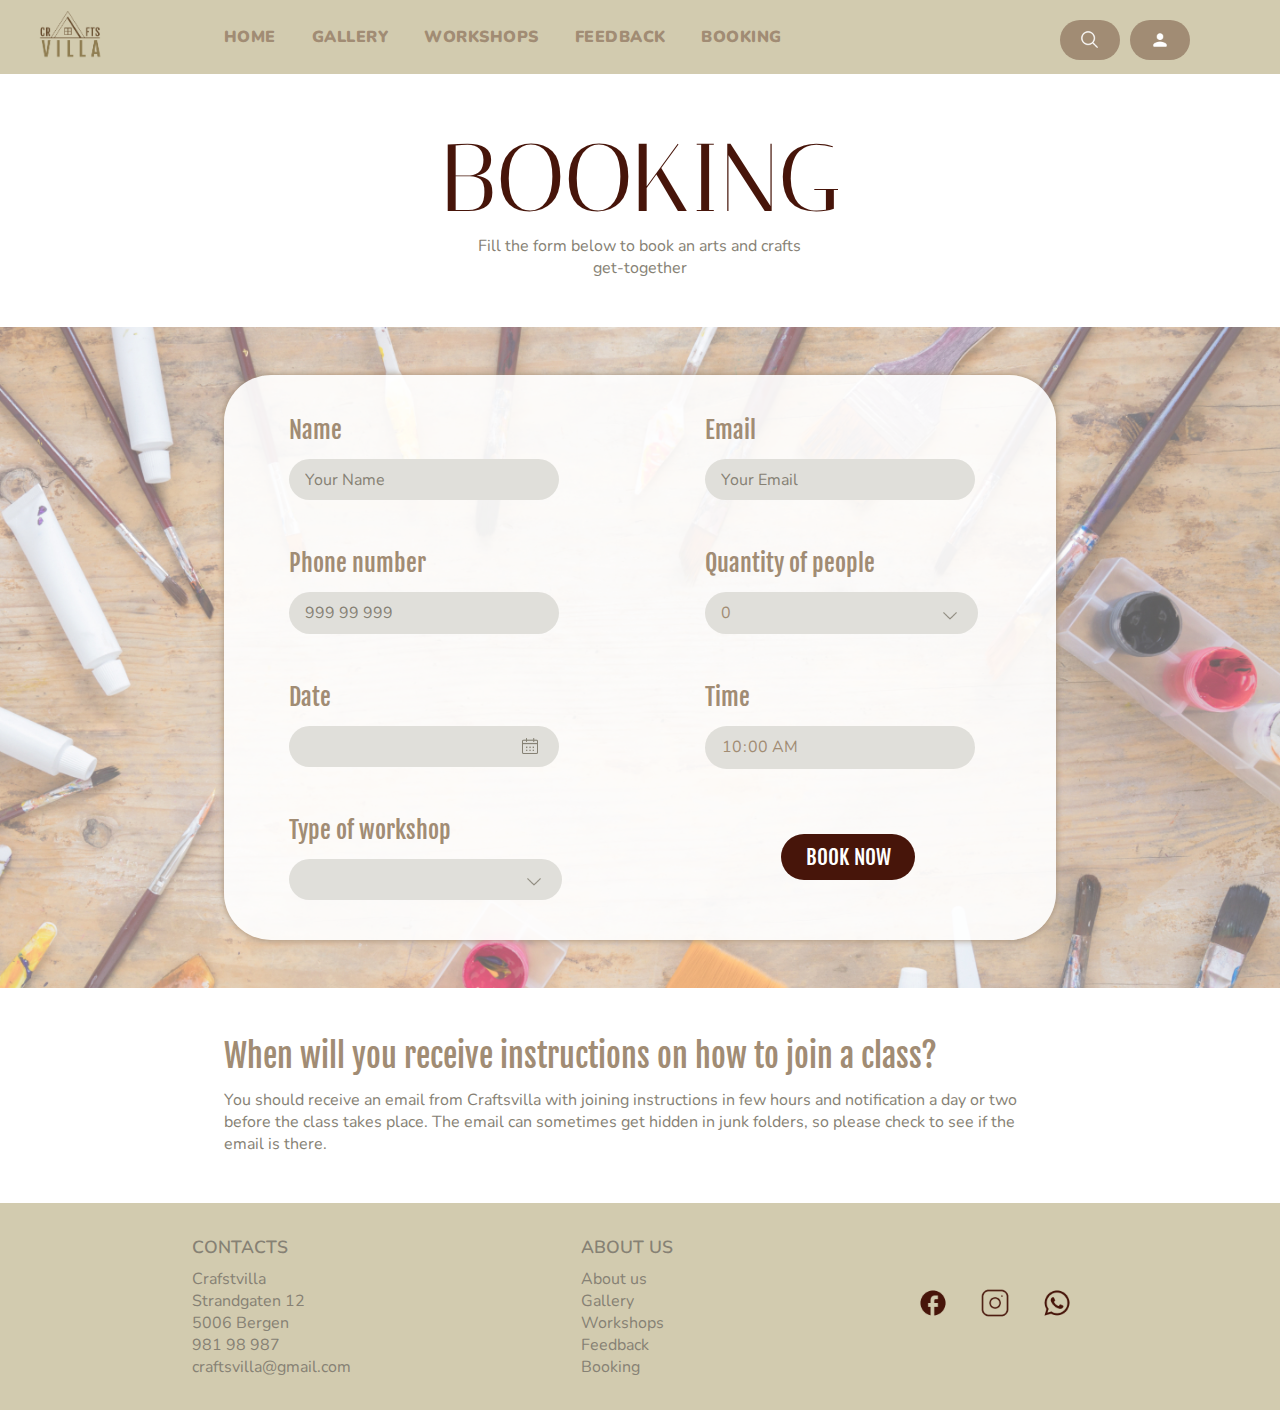
<file: booking.html>
<!DOCTYPE html>
<html lang="en">
  <head>
    <meta charset="UTF-8" />
    <meta name="viewport" content="width=device-width, initial-scale=1.0" />
    <!-- --- Google fonts ---  -->
    <link rel="preconnect" href="https://fonts.googleapis.com" />
    <link rel="preconnect" href="https://fonts.gstatic.com" crossorigin />
    <link
      href="https://fonts.googleapis.com/css2?family=Fjalla+One&family=Italiana&family=Nunito:wght@400;500;600;700&display=swap"
      rel="stylesheet"
    />
    <link rel="stylesheet" href="./css/booking.css" />
    <title>Booking</title>
    <link rel="icon" type="image/x-icon" href="./Images/favicon.png" />
  </head>
  <body>
    <nav>
      <!-- --- Company logo --- -->
      <div class="logo">
        <img
          src="./Images/logo-color-2.png"
          alt="Company logo featuring a tent and the name"
        />
      </div>
      <!-- --- Nav bar navigation links --- -->
      <ul class="nav-items">
        <li class="home"><a href="index.html">Home</a></li>
        <li class="gallery"><a href="Gallery.html">Gallery</a></li>
        <li class="kits"><a href="kits.html">Workshops</a></li>
        <li class="feedback"><a href="feedback.html">Feedback</a></li>
        <li class="booking"><a href="booking.html">Booking</a></li>
      </ul>
      <!-- --- Nav bar search field and contact us link --- -->
      <div class="nav-button">
        <div class="nav-search">
          <img src="./Images/search.png" alt="Search icon" />
        </div>
        <div class="nav-contact">
          <img src="./Images/logginn.png" alt="Log in icon" />
        </div>
      </div>
    </nav>
    <!-- --- HEADER --- -->
    <header>
      <div class="title-container">
        <h1>Booking</h1>
        <p>Fill the form below to book an arts and crafts get-together</p>
      </div>
    </header>
    <!-- --- BOOK FORM SECTION --- -->
    <section class="form-section">
      <div class="form-back">
        <div class="form-container">
          <!-- --- FIRST COLLUMN IN FORM --- -->
          <div class="form-col">
            <div class="row label-1">
              <label for="">Name</label><br />
              <input type="text" placeholder="Your Name" />
            </div>
            <div class="row label-2">
              <label for="">Phone number</label><br />
              <input type="tel" placeholder="999 99 999" />
            </div>
            <div class="row label-3">
              <label for="">Date</label><br />
              <input type="date" />
            </div>
            <div class="row label-4">
              <label for="">Type of workshop</label><br />
              <select name="" id="">
                <option value="" disabled selected></option>
                <option value="">Painting</option>
                <option value="">Glass painting</option>
                <option value="">Jewellery making</option>
                <option value="">Candle making</option>
                <option value="">Origami</option>
                <option value="">Scrapbooking</option>
                <option value="">Soap making</option>
              </select>
            </div>
          </div>
          <!-- --- SECOND COLLUMN IN FORM --- -->
          <div class="form-col">
            <div class="row label-5">
              <label for="">Email</label><br />
              <input type="email" placeholder="Your Email" />
            </div>
            <div class="row label-6">
              <label for="">Quantity of people</label><br />
              <select>
                <option value="" disabled selected>0</option>
                <option value="">1</option>
                <option value="">2</option>
                <option value="">3</option>
                <option value="">4</option>
                <option value="">5</option>
                <option value="">6</option>
                <option value="">7</option>
                <option value="">8</option>
                <option value="">9</option>
                <option value="">10</option>
              </select>
            </div>
            <div class="row label-7">
              <label for="">Time</label><br />
              <input type="time" value="10:00" />
            </div>
            <div class="row label-8">
              <a href="">Book now</a>
            </div>
          </div>
        </div>
      </div>
    </section>
    <!-- --- INFO SECTION --- -->
    <section class="info">
      <div class="info-container">
        <h2>When will you receive instructions on how to join a class?</h2>
        <p>
          You should receive an email from Craftsvilla with joining instructions
          in few hours and notification a day or two before the class takes
          place. The email can sometimes get hidden in junk folders, so please
          check to see if the email is there.
        </p>
      </div>
    </section>
    <!-- --- FOOTER --- -->
    <footer>
      <div class="footer-container">
        <div class="col-1">
          <div class="col-title">
            <p>Contacts</p>
          </div>
          <ul>
            <li>Crafstvilla</li>
            <li>Strandgaten 12</li>
            <li>5006 Bergen</li>
            <li>981 98 987</li>
            <li>craftsvilla@gmail.com</li>
          </ul>
        </div>
        <!-- --- Footer navigation links --- -->
        <div class="col-2">
          <div class="col-title">
            <p>About us</p>
          </div>
          <ul>
            <li><a href="index.html">About us</a></li>
            <li><a href="Gallery.html">Gallery</a></li>
            <li><a href="kits.html">Workshops</a></li>
            <li><a href="feedback.html">Feedback</a></li>
            <li><a href="booking.html">Booking</a></li>
          </ul>
        </div>
        <!-- --- SoMe links --- -->
        <div class="col-3">
          <div class="fbook">
            <img src="./Images/facebook-icon.png" alt="Facebook icon" />
          </div>
          <div class="insta">
            <img src="./Images/insta-icon.png" alt="Instagram icon" />
          </div>
          <div class="whatsapp">
            <img src="./Images/WA-icon.png" alt="Whatsapp icon" />
          </div>
        </div>
      </div>
    </footer>
  </body>
</html>
</file>
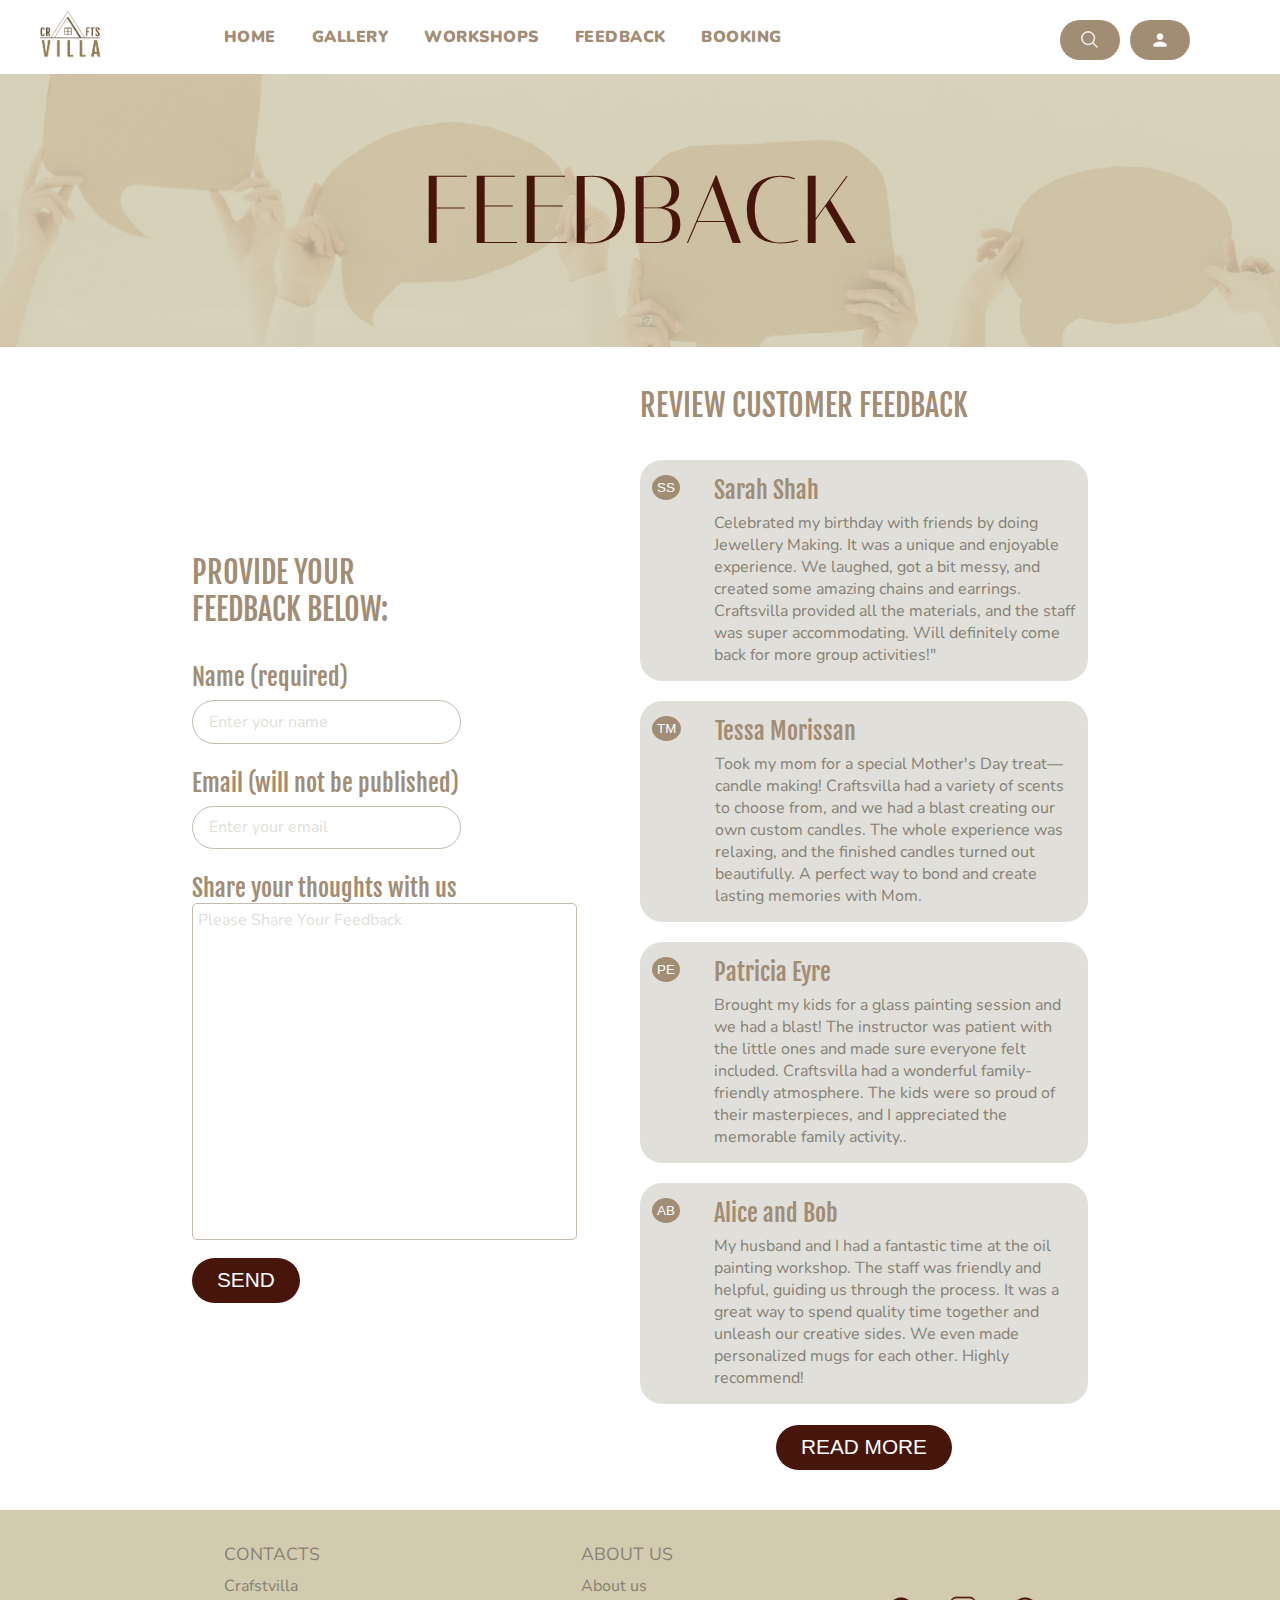
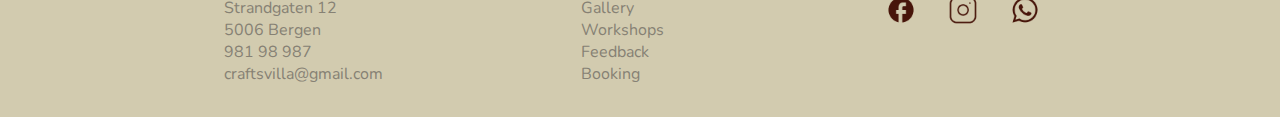
<file: feedback.html>
<!DOCTYPE html>
<html lang="en">

<head>
  <meta charset="UTF-8" />
  <meta name="viewport" content="width=device-width, initial-scale=1.0" />
  <!-- --- Google font 400 ---  -->
  <link rel="preconnect" href="https://fonts.googleapis.com" />
  <link rel="preconnect" href="https://fonts.gstatic.com" crossorigin />
  <link
    href="https://fonts.googleapis.com/css2?family=Fjalla+One&family=Italiana&family=Nunito:wght@400;500;600;700&display=swap"
    rel="stylesheet" />
  <link rel="stylesheet" href="./css/feedback.css" />
  <title>Feedback</title>
  <link rel="icon" type="image/x-icon" href="./Images/favicon.png" />
</head>

  <body>
    <!-- --- Navigation bar with logo, links to all pages, search and contact us --- -->
    <nav>
      <!-- --- Company logo --- -->
      <div class="logo">
        <img src="./Images/logo-color-2.png" alt="Company logo featuring a tent and the name" />
      </div>
      <!-- --- Company logo --- -->
      <!-- --- Nav bar navigation links --- -->
      <ul class="nav-items">
        <li class="home"><a href="index.html">HOME</a></li>
        <li class="gallery"><a href="gallery.html">GALLERY</a></li>
        <li class="kits"><a href="kits.html">Workshops</a></li>
        <li class="feedback"><a href="feedback.html">FEEDBACK</a></li>
        <li class="booking"><a href="booking.html">BOOKING</a></li>
      </ul>
      <!-- --- Nav bar search field and contact us link --- -->
      <div class="nav-button">
        <div class="nav-search">
          <img src="./Images/search.png" alt="Search icon" />
        </div>
        <div class="nav-contact">
          <img src="./Images/logginn.png" alt="Log in icon" />
        </div>
      </div>
    </nav>

  <!-- --- Header with title, and sometimes text and image --- -->
  <header>
    <div class="header-section">
      <div class="header-title">
        <h1>FEEDBACK</h1>
      </div>
    </div>
    <!-- --- Header text and image is not on all pages, comment out if not needed (don't delete) --- -->
    <!-- <div class="header-img"></div> -->
  </header>

    <!-- --- Content for various pages --- -->
    <section class="page-content">
      <!-- --- Container for feedback --- -->
      <div class="content-container" id="form-to-fill">
        <h2 class="title-form">PROVIDE YOUR FEEDBACK BELOW:</h2>
        <br />
        <div class="submit-feedback">
          <form action="/submit" method="">
            <div class="label1">
              <label for="name">Name (required)</label><br />
              <input
                type="text"
                id="name"
                name="name"
                placeholder="Enter your name"
                required
              /><br />
            </div>
            <div class="label1">
              <label for="email">Email (will not be published)</label><br />
              <input
                type="email"
                id="email"
                name="email"
                placeholder="Enter your email"
                required
              /><br />
            </div>
            <div class="label1">
              <label for="feedback">Share your thoughts with us</label><br />
              <textarea
                id="feedback"
                name="feedback"
                cols="40"
                rows="15"
                placeholder="Please Share Your Feedback"
                required
              ></textarea>
            </div>
            <div class="send-button">
              <button class="btn">SEND</button>
            </div>
          </form>
        </div>
      </div>

    <!-- --- Container for reviews --- -->

      <div class="content-container">
        <h2 class="title-review">REVIEW CUSTOMER FEEDBACK</h2>
        <div class="review-container">
          <!----------Review1--------->
          <div class="circle-container">
            <button type="button">SS</button>
          </div>

        <div class="text-container">
          <h2>Sarah Shah</h2>
          <p>
            Celebrated my birthday with friends by doing Jewellery Making. It
            was a unique and enjoyable experience. We laughed, got a bit
            messy, and created some amazing chains and earrings. Craftsvilla
            provided all the materials, and the staff was super accommodating.
            Will definitely come back for more group activities!"
          </p>
        </div>
      </div>
      <!----------Review2--------->
      <div class="review-container">
        <div class="circle-container">
          <button type="button">TM</button>
        </div>
        <div class="text-container">
          <h2>Tessa Morissan</h2>
          <p>
            Took my mom for a special Mother's Day treat—candle making!
            Craftsvilla had a variety of scents to choose from, and we had a
            blast creating our own custom candles. The whole experience was
            relaxing, and the finished candles turned out beautifully. A
            perfect way to bond and create lasting memories with Mom.
          </p>
        </div>
      </div>
      <!----------Review3--------->
      <div class="review-container">
        <div class="circle-container">
          <button type="button">PE</button>
        </div>
        <div class="text-container">
          <h2>Patricia Eyre</h2>
          <p>
            Brought my kids for a glass painting session and we had a blast!
            The instructor was patient with the little ones and made sure
            everyone felt included. Craftsvilla had a wonderful
            family-friendly atmosphere. The kids were so proud of their
            masterpieces, and I appreciated the memorable family activity..
          </p>
        </div>
      </div>
      <!----------Review4--------->
      <div class="review-container">
        <div class="circle-container">
          <button type="button">AB</button>
        </div>
        <div class="text-container">
          <h2>Alice and Bob</h2>
          <p>
            My husband and I had a fantastic time at the oil painting
            workshop. The staff was friendly and helpful, guiding us through
            the process. It was a great way to spend quality time together and
            unleash our creative sides. We even made personalized mugs for
            each other. Highly recommend!
          </p>
        </div>
      </div>
      <div class="readmore-button">
        <button class="btn2">READ MORE</button>
      </div>
    </div>
  </section>
  <!-- --- Footer with navigation and links to SoMe --- -->
  <footer>
    <div class="footer-container">
      <div class="col-1">
        <div class="col-title">
          <p>Contacts</p>
        </div>
        <ul>
          <li>Crafstvilla</li>
          <li>Strandgaten 12</li>
          <li>5006 Bergen</li>
          <li>981 98 987</li>
          <li>craftsvilla@gmail.com</li>
        </ul>
      </div>
      <!-- --- Footer navigation links --- -->
      <div class="col-2">
        <div class="col-title">
          <p>About us</p>
        </div>
        <ul>
          <li><a href="index.html">About us</a></li>
          <li><a href="Gallery.html">Gallery</a></li>
          <li><a href="kits.html">Workshops</a></li>
          <li><a href="feedback.html">Feedback</a></li>
          <li><a href="booking.html">Booking</a></li>
        </ul>
      </div>
      <!-- --- SoMe links --- -->
      <div class="col-3">
        <div class="fbook">
          <img src="./Images/facebook-icon.png" alt="Facebook icon" />
        </div>
        <div class="insta">
          <img src="./Images/insta-icon.png" alt="Instagram icon" />
        </div>
        <div class="whatsapp">
          <img src="./Images/WA-icon.png" alt="Whatsapp icon" />
        </div>
      </div>
    </div>
  </footer>
</body>

</html>
</file>
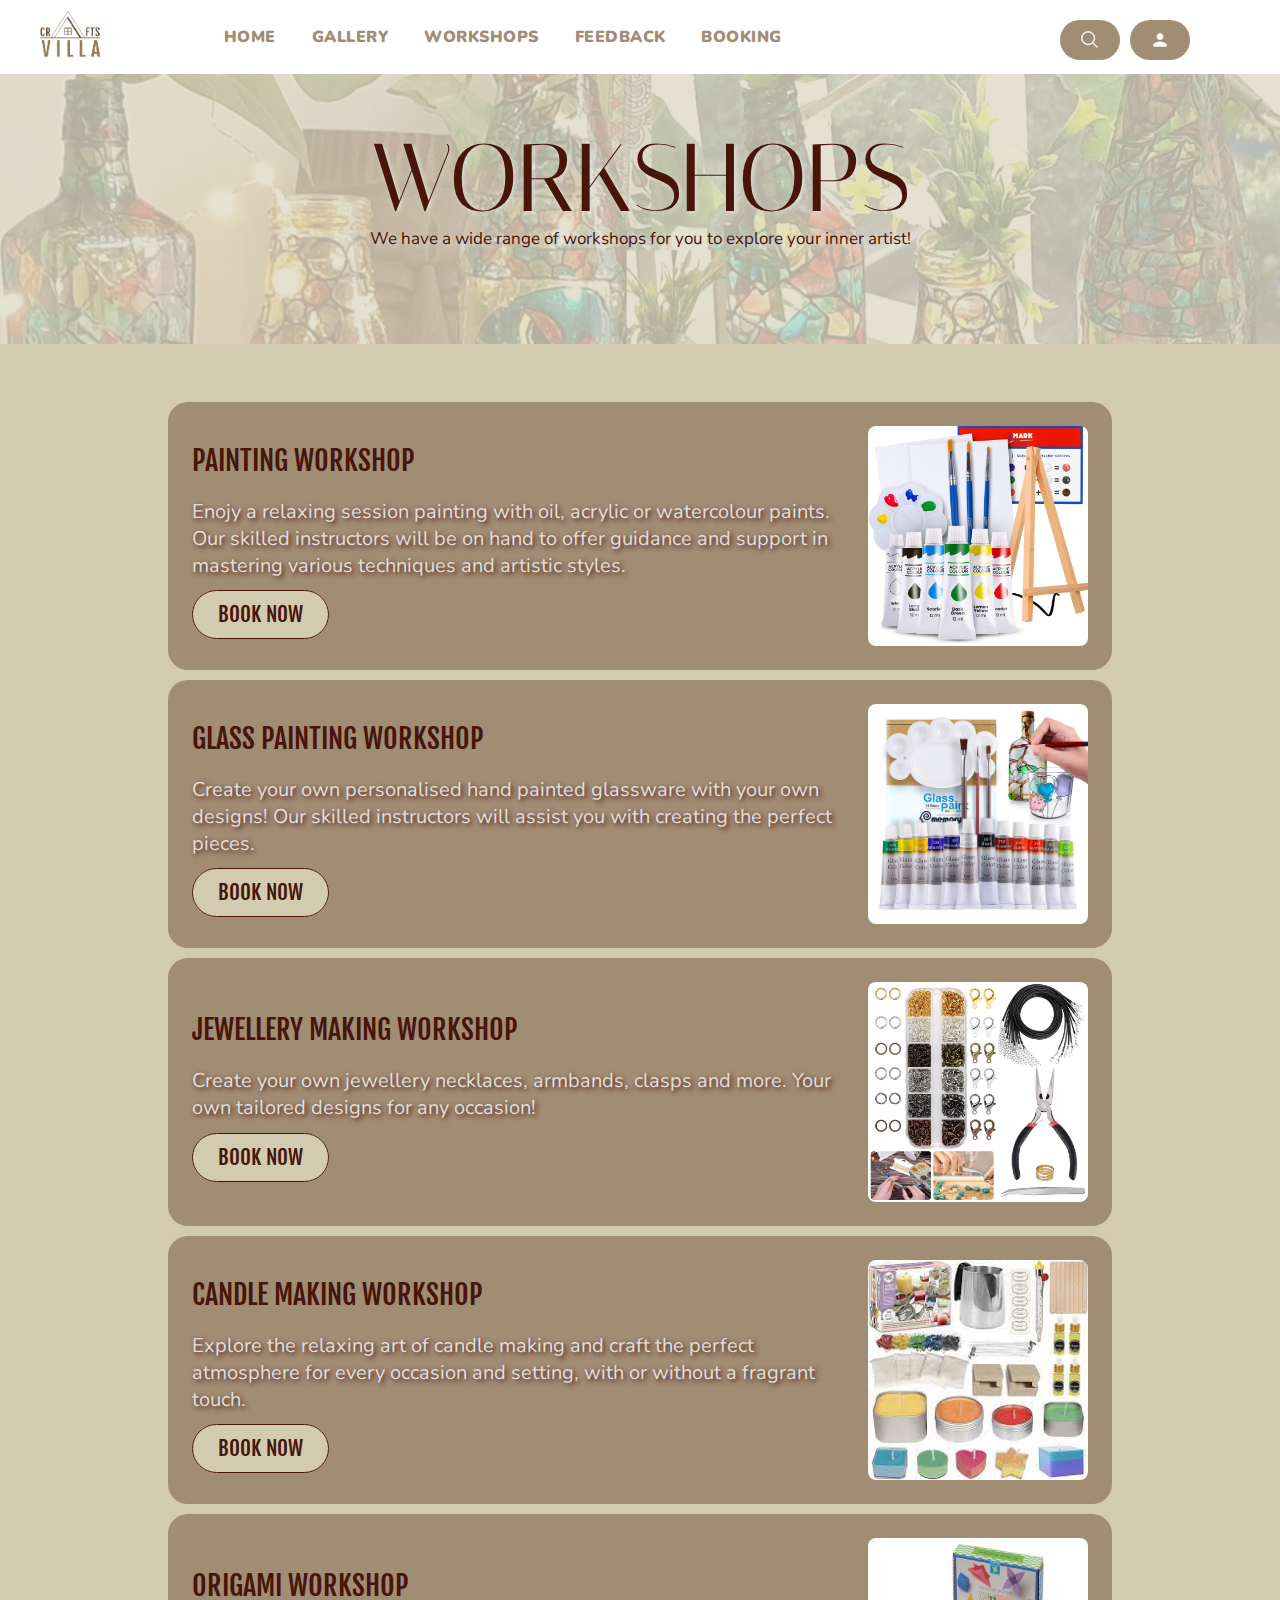
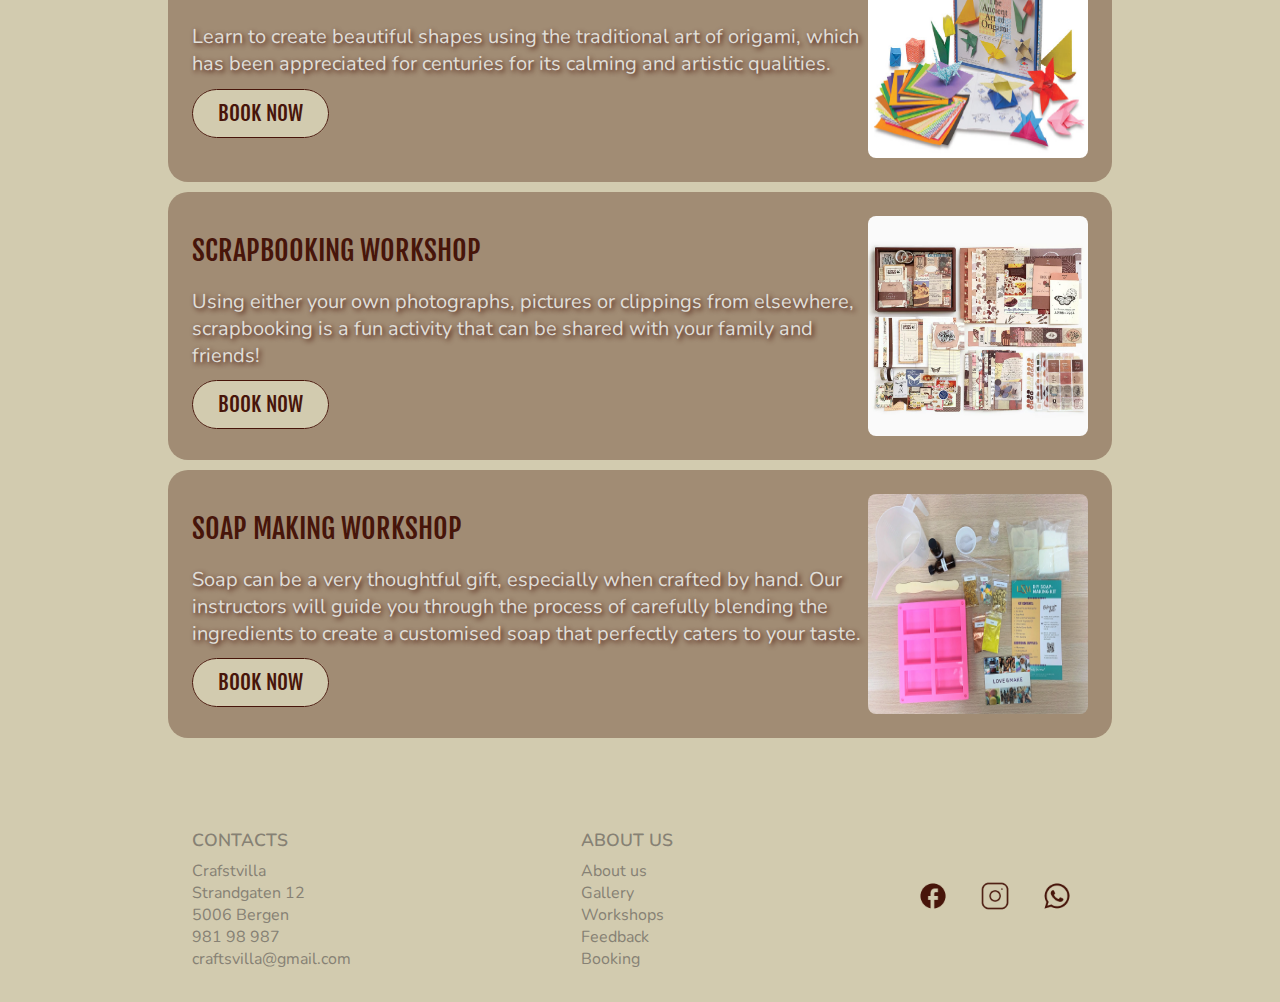
<file: kits.html>
<!DOCTYPE html>
<html lang="en">
  <head>
    <meta charset="UTF-8" />
    <meta name="viewport" content="width=device-width, initial-scale=1.0" />
    <!-- --- Google font 400 ---  -->
    <link rel="preconnect" href="https://fonts.googleapis.com" />
    <link rel="preconnect" href="https://fonts.gstatic.com" crossorigin />
    <link
      href="https://fonts.googleapis.com/css2?family=Fjalla+One&family=Italiana&family=Nunito:wght@400;500;600;700&display=swap"
      rel="stylesheet"
    />
    <link rel="stylesheet" href="./css/kits.css" />
    <title>Workshops</title>
    <link rel="icon" type="image/x-icon" href="./Images/favicon.png" />
  </head>

  <body>
    <!-- --- Navigation bar with logo, links to all pages, search and contact us --- -->
    <nav>
      <!-- --- Company logo --- -->
      <div class="logo">
        <img
          src="./Images/logo-color-2.png"
          alt="Company logo featuring a tent and the name"
        />
      </div>
      <!-- --- Nav bar navigation links --- -->
      <ul class="nav-items">
        <li class="home"><a href="index.html">HOME</a></li>
        <li class="gallery"><a href="gallery.html">GALLERY</a></li>
        <li class="kits"><a href="kits.html">Workshops</a></li>
        <li class="feedback"><a href="feedback.html">FEEDBACK</a></li>
        <li class="booking"><a href="booking.html">BOOKING</a></li>
      </ul>
      <!-- --- Nav bar search field and contact us link --- -->
      <div class="nav-button">
        <div class="nav-search">
          <img src="./Images/search.png" alt="Search icon" />
        </div>
        <div class="nav-contact">
          <img src="./Images/logginn.png" alt="Log in icon" />
        </div>
      </div>
    </nav>

    <!-- --- Header with title, and sometimes text and image --- -->
    <header>
      <div class="head-container">
        <div class="title">
          <h1>WORKSHOPS</h1>
        </div>
        <div class="sub-title">
          <p>
            We have a wide range of workshops for you to explore your inner
            artist!
          </p>
        </div>
      </div>
      <!-- --- Header text and image is not on all pages, comment out if not needed (don't delete) --- -->
    </header>
    <section>
      <!-- --- Container for page content --- -->
      <div class="content-container">
        <!-- --- Painting kit details --- -->
        <div class="kits-section">
          <div class="kit-text">
            <h3 class="kit-head">PAINTING WORKSHOP</h3>
            <p class="kit-para">
              Enojy a relaxing session painting with oil, acrylic or watercolour
              paints. Our skilled instructors will be on hand to offer guidance
              and support in mastering various techniques and artistic styles.
            </p>

            <a class="button" href="booking.html">BOOK NOW</a>
          </div>
          <div class="kit-image">
            <img
              src="./Images/2-kits-paint.jpg"
              alt="Shows oil painting kit including brushes, paint, easel and paper"
            />
          </div>
        </div>
        <!-- --- Glass Painting kit details --- -->

        <div class="kits-section">
          <div class="kit-text">
            <h3 class="kit-head">GLASS PAINTING WORKSHOP</h3>
            <p class="kit-para">
              Create your own personalised hand painted glassware with your own
              designs! Our skilled instructors will assist you with creating the
              perfect pieces.
            </p>
            <a class="button" href="booking.html">BOOK NOW</a>
          </div>
          <div class="kit-image">
            <img
              src="./Images/2-kits-glass.jpg"
              alt="Shows glass painting kit including brushes, paint, paper stensil as well as a painted flask and drinking glass"
            />
          </div>
        </div>
        <!-- --- Jewellery kit details --- -->
        <div class="kits-section">
          <div class="kit-text">
            <h3 class="kit-head">JEWELLERY MAKING WORKSHOP</h3>
            <p class="kit-para">
              Create your own jewellery necklaces, armbands, clasps and more.
              Your own tailored designs for any occasion!
            </p>
            <a class="button" href="booking.html">BOOK NOW</a>
          </div>
          <div class="kit-image">
            <img
              src="./Images/2-kits-jewel.webp"
              alt="Shows jewellery making kit including a box with metal clasps and rings in various metallic shades, tools, a set of leather necklaces with clasps attached and 2 pictue-in-pictures showing jewellery being made"
            />
          </div>
        </div>

        <!-- --- Candle making kit details --- -->
        <div class="kits-section">
          <div class="kit-text">
            <h3 class="kit-head">CANDLE MAKING WORKSHOP</h3>
            <p class="kit-para">
              Explore the relaxing art of candle making and craft the perfect
              atmosphere for every occasion and setting, with or without a
              fragrant touch.
            </p>
            <a class="button" href="booking.html">BOOK NOW</a>
          </div>
          <div class="kit-image">
            <img
              src="./Images/2-kits-candle.jpg"
              alt="Shows 9 candles of varying sizes in glass or metals containers of different shapes as well as wax beads, 4 bottles of scents, a jug and the tools for making the candles including 2 small cardboard boxes for packaging"
            />
          </div>
        </div>

        <!-- --- Origami kit details --- -->
        <div class="kits-section">
          <div class="kit-text">
            <h3 class="kit-head">ORIGAMI WORKSHOP</h3>
            <p class="kit-para">
              Learn to create beautiful shapes using the traditional art of
              origami, which has been appreciated for centuries for its calming
              and artistic qualities.
            </p>
            <a class="button" href="booking.html">BOOK NOW</a>
          </div>
          <div class="kit-image">
            <img
              src="./Images/2-kits-origami.jpg"
              alt="Shows a colourful box with the name The Ancient Art of Origami as well as a stack of paper of varying colours, some with patterns, several finished origami pieces and a glimpse of the instructions for an origami piece partially hidden beneath the paper stack"
            />
          </div>
        </div>
        <!-- --- Scrapbooking kit details --- -->
        <div class="kits-section">
          <div class="kit-text">
            <h3 class="kit-head">SCRAPBOOKING WORKSHOP</h3>
            <p class="kit-para">
              Using either your own photographs, pictures or clippings from
              elsewhere, scrapbooking is a fun activity that can be shared with
              your family and friends!
            </p>
            <a class="button" href="booking.html">BOOK NOW</a>
          </div>
          <div class="kit-image">
            <img
              src="./Images/2-kits-scrap.webp"
              alt="In the top left quarter of the image, you see a wooden box contianing several sheets of paper in various sizes with a wide range pictures and text 2 rings that you can wrap around rolled up paper. Similar paper can be seen in small stacks on their own in the other 4 quarters of the image"
            />
          </div>
        </div>
      </div>
      <!-- --- Soap making kit details --- -->
      <div class="kits-section">
        <div class="kit-text">
          <h3 class="kit-head">SOAP MAKING WORKSHOP</h3>
          <p class="kit-para">
            Soap can be a very thoughtful gift, especially when crafted by hand.
            Our instructors will guide you through the process of carefully
            blending the ingredients to create a customised soap that perfectly
            caters to your taste.
          </p>
          <a class="button" href="booking.html">BOOK NOW</a>
        </div>
        <div class="kit-image">
          <img
            src="./Images/2-kits-soap.webp"
            alt="Shows a long necked plastic jug a square hard plastic mould with space for 4 short, wide square candles, some fragrance in glass bottles, a 2 small bags of different coloured glitter and some other small ornementation in similar bags, 2 bags of different coloured wax and various tools as well as 2 instruction booklets"
          />
        </div>
      </div>
    </section>
    <!-- --- FOOTER --- -->
    <footer>
      <div class="footer-container">
        <div class="col-1">
          <div class="col-title">
            <p>Contacts</p>
          </div>
          <ul>
            <li>Crafstvilla</li>
            <li>Strandgaten 12</li>
            <li>5006 Bergen</li>
            <li>981 98 987</li>
            <li>craftsvilla@gmail.com</li>
          </ul>
        </div>
        <!-- --- Footer navigation links --- -->
        <div class="col-2">
          <div class="col-title">
            <p>About us</p>
          </div>
          <ul>
            <li><a href="index.html">About us</a></li>
            <li><a href="Gallery.html">Gallery</a></li>
            <li><a href="kits.html">Workshops</a></li>
            <li><a href="feedback.html">Feedback</a></li>
            <li><a href="booking.html">Booking</a></li>
          </ul>
        </div>
        <!-- --- SoMe links --- -->
        <div class="col-3">
          <div class="fbook">
            <img src="./Images/facebook-icon.png" alt="Facebook icon" />
          </div>
          <div class="insta">
            <img src="./Images/insta-icon.png" alt="Instagram icon" />
          </div>
          <div class="whatsapp">
            <img src="./Images/WA-icon.png" alt="Whatapp icon" />
          </div>
        </div>
      </div>
    </footer>
  </body>
</html>
</file>
<file: css/booking.css>
/* ---- Fonts ----- */
/*
font-family: "Fjalla One", sans-serif;
font-family: "Italiana", sans-serif;
font-family: "Nunito", sans-serif;
*/

/* ---- Colors ----- */
/*
accent-color: #47150A;
light-colors: #E0DFDA, #D2CBAF;
dark-colors: #868174, #A18C74;
*/

body {
  margin: 0;
  font-family: "Nunito", sans-serif;
}

h1 {
  max-width: 100%;
  color: #47150a;
  font-family: "Italiana", sans-serif;
  font-size: 6rem;
  font-weight: 400;
  text-transform: uppercase;
  margin: 0;
}

p {
  margin: 0;
  margin-top: 0.8em;
  color: #868174;
}

/* ---- Nav-bar----- */
nav {
  display: flex;
  background-color: #d2cbaf;
  justify-content: center;
  align-items: center;
}

.logo {
  padding: 0.6em 2em;
}

.logo img {
  float: left;
  width: 80px;
  height: auto;
}

.nav-items {
  display: flex;
  padding: 0.6em 5em;
  justify-content: center;
  align-items: center;
  gap: 20px;
}

.nav-items a {
  text-decoration: none;
  color: #a18c74;
  font-size: 1rem;
  font-weight: 900;
  text-transform: uppercase;
  font-family: "Nunito", sans-serif;
  letter-spacing: 0.03em;
  margin-right: 1em;
}

.nav-items a:hover {
  padding: 0.5em 0.7em;
  border: 0.1em solid #a18c74;
  border-radius: 90px;
  transition: 0.5s;
}

.nav-items ul {
  display: flex;
}

.nav-items ul li {
  margin-left: 20px;
}

ul {
  list-style-type: none;
}

.nav-button {
  display: flex;
  padding: 0.6em 5em;
  margin-left: auto;
  margin-bottom: 5px;
  margin-top: 10px;
  align-items: center;
}

.nav-search,
.nav-contact {
  background-color: #a18c74;
  padding: 10px 20px;
  border-radius: 360px;
  margin-right: 10px;
  height: fit-content;
  width: fit-content;
}

.nav-search img,
.nav-contact img {
  width: 20px;
  height: 20px;
  display: block;
}

/* ---- HEADER ----- */

.title-container {
  margin: 0 auto;
  text-align: center;
  padding: 3em;
}

.title-container p {
  margin: 0 auto;
  max-width: 28%;
}

/* ---- FORM SECTION ----- */

.form-section {
  width: 100%;
  padding: 3em 0;
  background-image: url(../Images/Form-section.jpg);
  background-size: cover;
}

.form-container {
  margin: 0 auto;
  display: flex;
  justify-content: space-around;
  align-items: flex-start;
  max-width: 65%;
  background-color: #ffffffe6;
  border-radius: 47px;
  box-shadow: 0px 0px 7px 0px #a18c74;
} /* <---- white form container for inputs ----- */

.form-col {
  display: flex;
  flex-direction: column;
  justify-content: center;
  align-items: center;
  padding: 1em 0;
} /* <---- Collumn with all inputs ----- */

.row {
  width: 85%;
  display: flex;
  padding: 1em 2em;
  padding-left: 0;
  flex-direction: column;
  justify-content: center;
  align-items: flex-start;
  font-family: "Fjalla One", sans-serif;
  color: #a18c74;
  font-size: 1.5rem;
} /* <---- class that is used for inputs and select forms ----- */

label {
  margin: 0;
}

.label-8 {
  max-width: 80%;
  margin: 0 auto;
  padding: 0;
  padding-top: 1.7em;
  justify-content: center;
  align-items: center;
}

input,
select {
  width: 100%;
  margin-top: -1em;
  padding: 0.6em 1em;
  border: none;
  border-radius: 360px;
  background: #e0dfda;
}

/* ---- SELECT SETTINGS ----- */

select {
  width: 115%;
  color: #a18c74;
}

select {
  background: #e0dfda url(../Images/arrow-botton-icon.png);
  background-size: 1em;
  background-repeat: no-repeat;
  background-position: 92%;
}
select {
  /* for Firefox */
  -moz-appearance: none;
  /* for Safari, Chrome, Opera */
  -webkit-appearance: none;
  appearance: none;
}

/* for IE10 */
select::-ms-expand {
  display: none;
}

/* ---- INPUT (date) SETTINGS ----- */

input[type="date"]::-webkit-calendar-picker-indicator {
  opacity: 0;
}

input[type="date"] {
  background: #e0dfda url(../Images/calendar-icon.png);
  background-size: 1em;
  background-repeat: no-repeat;
  background-position: 92%;
}

input[type="date"]::-webkit-datetime-edit-text {
  -webkit-appearance: none;
  display: none;
}

input[type="date"]::-webkit-datetime-edit-month-field {
  -webkit-appearance: none;
  display: none;
}
input[type="date"]::-webkit-datetime-edit-day-field {
  -webkit-appearance: none;
  display: none;
}
input[type="date"]::-webkit-datetime-edit-year-field {
  -webkit-appearance: none;
  display: none;
}

/* ---- INPUT (time) SETTINGS ----- */

input[type="time"]::-webkit-calendar-picker-indicator {
  display: none;
}

/* ---- INPUT SETTINGS ----- */

input[type="text"],
input[type="tel"],
input[type="date"],
input[type="email"],
input[type="time"],
select {
  color: #a18c74;
  font-family: "Nunito", sans-serif;
  font-size: 1rem;
}

::placeholder {
  color: #868174;
}

/* ---- INFO SECTION ----- */

.info-container {
  max-width: 65%;
  margin: 0 auto;
  padding: 3em 0;
}

h2 {
  margin: 0;
  color: #a18c74;
  font-family: "Fjalla One", sans-serif;
  font-size: 2rem;
  font-weight: 400;
}

.info-container p {
  font-size: 1rem;
}

.form-container a {
  color: white;
  background-color: #47150a;
  text-decoration: none;
  text-transform: uppercase;
  margin: 0;
  padding: 0.5em 1.2em;
  border-radius: 360px;
  font-size: 1.3rem;
}

.form-container a:hover,
.form-container a:focus {
  color: #47150a;
  background-color: #d2cbaf;
  border: 1px solid #47150a;
}

/* ---- FOOTER ----- */

footer {
  background: #d2cbaf;
  color: #868174;
}

.footer-container {
  max-width: 70%;
  margin: 0 auto;
  padding: 2em;
  display: flex;
  justify-content: space-between;
}

@media (max-width: 600px) {
  .footer-container {
    max-width: 70%;
    margin: 0 auto;
    display: flex;
    flex-direction: column-reverse;
  }
}

.col {
  max-width: 30%;
  margin: 0 auto;
}

@media (max-width: 600px) {
  .col-3 {
    margin-bottom: 1.7em;
  }

  .col-2 {
    margin-bottom: 1.7em;
  }
}

.col-title {
  margin: 0;
  margin-bottom: 0.5em;
  font-size: 1.1rem;
  font-weight: 600;
  text-transform: uppercase;
}

.col-title p {
  margin: 0;
}

.col-1,
.col-2 {
  display: flex;
  flex-direction: column;
  align-items: left;
}

.footer-container ul {
  padding-inline-start: 0;
  margin: 0;
}

.footer-container li {
  list-style: none;
}

.col-2 a {
  text-decoration: none;
  color: #868174;
}

.col-2 a:hover,
.col-2 a:focus {
  text-decoration: none;
  color: #868174;
}

.col-3 {
  display: flex;
  justify-content: space-between;
  align-items: center;
}

.footer-container img {
  width: 30px;
  height: auto;
  margin: 0 1em;
}
</file>
<file: css/feedback.css>
/* ---- Layout----- */
* {
  box-sizing: border-box;
  padding: 0;
  margin: 0;
}

body {
  margin: 0;
  font-family: "Nunito", sans-serif;
  color: #868174;
}

/* ---- Nav-bar----- */
nav {
  display: flex;
  background-color: #fff;
  justify-content: center;
  align-items: center;
}

.logo {
  padding: 0.6em 2em;
}

.logo img {
  float: left;
  width: 80px;
  height: auto;
}

.nav-items {
  display: flex;
  padding: 0.6em 5em;
  justify-content: center;
  align-items: center;
  gap: 20px;
}

.nav-items a {
  text-decoration: none;
  color: #a18c74;
  font-size: 1rem;
  font-weight: 900;
  text-transform: uppercase;
  font-family: "Nunito", sans-serif;
  letter-spacing: 0.03em;
  margin-right: 1em;
}

.nav-items a:hover {
  padding: 0.5em 0.7em;
  border: 0.1em solid #a18c74;
  border-radius: 90px;
  transition: 0.5s;
}

.nav-items ul {
  display: flex;
}

.nav-items ul li {
  margin-left: 20px;
}

ul {
  list-style-type: none;
}

.nav-button {
  display: flex;
  padding: 0.6em 5em;
  margin-left: auto;
  margin-bottom: 5px;
  margin-top: 10px;
  align-items: center;
}

.nav-search,
.nav-contact {
  background-color: #a18c74;
  padding: 10px 20px;
  border-radius: 360px;
  margin-right: 10px;
  height: fit-content;
  width: fit-content;
}

.nav-search img,
.nav-contact img {
  width: 20px;
  height: 20px;
  display: block;
}

/* ---- Header ----- */
.header-section {
  margin: 0;
  background-image: url(../Images/feedback-image.jpg);
  background-size: 100%;
  background-position: center;
  display: grid;
  place-content: center;
  text-align: center;
  position: relative;
  isolation: isolate;
  padding: 0;
}

.header-section::after {
  content: "";
  position: absolute;
  z-index: -1;
  inset: 0;
  background-color: #d2cbaf;
  opacity: 80%;
}

.header-title {
  max-width: 100%;
  margin: 0 auto;
  text-align: center;
  padding: 5em 0;
}
h1 {
  color: #47150a;
  font-family: "Italiana", sans-serif;
  font-size: 6rem;
  margin: 0;
  font-weight: 400;
  font-style: normal;
}

/* ---- Section ----- */
section {
  margin: 0;
  padding: 0;
}

.page-content {
  display: flex;
  width: 70%;
  margin: 0 auto;
  padding: 0;
  justify-content: space-between;
  align-items: center;
  padding: 40px 0;
}
.content-container {
  display: flex;
  flex-direction: column;
  align-items: left;
  max-width: 50%;
}

#form-to-fill {
  max-width: 30%;
}

#form-to-fill h2 {
  font-size: 30px;
}

.content-container h2,
h2 {
  color: #a18c74;
  font-family: "Fjalla One", sans-serif;
  font-weight: 400;
  padding-right: 0px;
}

.title-form,
.title-review {
  font-size: 30px;
}
.title-review {
  margin-bottom: 16px;
}

.label1 {
  padding: 0.5em 0em;
  font-family: "Fjalla One", sans-serif;
  color: #a18c74;
  font-size: 1.5rem;
}

input,
select {
  width: 100%;
  margin-top: 0.5em;
  padding: 0.6em 1em;
  border-radius: 360px;
  border: 1px solid #c4baad;
}

input[type="text"],
input[type="email"] {
  color: #a18c74;
  font-family: "Nunito", sans-serif;
  font-size: 1rem;
  width: 100%;
}

input::placeholder {
  color: #e0dfda;
}
textarea::placeholder {
  color: #e0dfda;
}
textarea {
  resize: none !important;
  border-radius: 5px;
  border: 1px solid #c4baad;
  color: #a18c74;
  font-family: "Nunito", sans-serif;
  font-size: 1rem;
  padding-top: 5px;
  padding-left:5px;
}

.btn {
  border: none;
  color: white;
  background-color: #47150a;
  text-decoration: none;
  text-transform: uppercase;
  margin: 0;
  padding: 0.5em 1.2em;
  border-radius: 360px;
  font-size: 1.3rem;
}

.btn:hover,
.btn:focus {
  color: #47150a;
  background-color: #d2cbaf;
  border: 1px solid #47150a;
}

.review-container {
  display: flex;
  flex-direction: row;
  margin-top: 20px;
  background: #e0dfda;
  border-radius: 22px;
  padding: 0.5em 0;
}
.circle-container {
  display: flex;
  padding: 7px 12px;
  gap: 7px;
}
.circle-container button {
  background-color: #a18c74;
  padding: 5px;
  border-radius: 50%;
  margin-right: 10px;
  height: fit-content;
  width: fit-content;
  color: #ffffff;
  border: none;
}
.text-container {
  display: flex;
  flex-direction: column;
  padding: 26px 0px;
  justify-content: center;
  align-items: flex-start;
  padding: 7px 12px;
  gap: 7px;
}
.text-container p {
  color: #868174;
  font-family: "Nunito", sans-serif;
}

.readmore-button {
  margin: 0 auto;
}

.btn2 {
  margin: 0 auto;
  margin-top: 1em;
  border: none;
  color: white;
  background-color: #47150a;
  text-decoration: none;
  text-transform: uppercase;
  padding: 0.5em 1.2em;
  border-radius: 360px;
  font-size: 1.3rem;
}
.btn2:hover,
.btn2:focus {
  color: #47150a;
  background-color: #d2cbaf;
  border: 1px solid #47150a;
}

@media (max-width: 500px) {
  .header-section,
  .page-content,
  .footer-container nav {
    flex-direction: row;
    padding-top: 20px;
    text-align: center;
  }

  .box {
    display: block;
    text-align: center;
  }
}
/* ---- FOOTER ----- */

footer {
  background: #d2cbaf;
  color: #868174;
}

.footer-container {
  max-width: 70%;
  margin: 0 auto;
  padding: 2em;
  display: flex;
  justify-content: space-between;
}

@media (max-width: 600px) {
  .footer-container {
    max-width: 70%;
    margin: 0 auto;
    display: flex;
    flex-direction: column-reverse;
  }
}

.col {
  max-width: 30%;
  margin: 0 auto;
}

@media (max-width: 600px) {
  .col-3 {
    margin-bottom: 1.7em;
  }

  .col-2 {
    margin-bottom: 1.7em;
  }
}

.col-title {
  margin: 0;
  margin-bottom: 0.5em;
  font-size: 1.1rem;
  font-weight: 600;
  text-transform: uppercase;
}

.col-title p {
  margin: 0;
}

.col-1,
.col-2 {
  display: flex;
  flex-direction: column;
  align-items: left;
}

.footer-container ul {
  padding-inline-start: 0;
  margin: 0;
}

.footer-container li {
  list-style: none;
}

.col-2 a {
  text-decoration: none;
  color: #868174;
}

.col-2 a:hover,
.col-2 a:focus {
  text-decoration: none;
  color: #868174;
}

.col-3 {
  display: flex;
  justify-content: space-between;
  align-items: center;
}

.footer-container img {
  width: 30px;
  height: auto;
  margin: 0 1em;
}

footer li,
footer p,
footer a {
  font-weight: 400;
  font-family: "Nunito", sans-serif;
}
</file>
<file: css/kits.css>
/* ---- Fonts ----- */
/*
font-family: "Fjalla One", sans-serif;
font-family: "Italiana", sans-serif;
font-family: "Nunito", sans-serif;
*/

/* ---- Colors ----- */
/*
accent-color: #47150A;
light-colors: #E0DFDA, #D2CBAF;
dark-colors: #868174, #A18C74;
*/

body {
  margin: 0;
  font-family: "Nunito", sans-serif;
}

h1 {
  max-width: 100%;
  color: #47150a;
  font-family: "Italiana", sans-serif;
  font-size: 6rem;
  font-weight: 400;
  text-shadow: 2px 2px 5px #e0dfda;
  text-transform: uppercase;
  margin: 0;
}

h3 {
  margin: 0;
  font-weight: normal;
}

section {
  max-width: 70%;
  margin: 0 auto;
  padding: 3em 0;
  background-color: #d2cbaf;
}

/* ---- Nav-bar----- */
nav {
  display: flex;
  background-color: #fff;
  justify-content: center;
  align-items: center;
}

.logo {
  padding: 0.6em 2em;
}

.logo img {
  float: left;
  width: 80px;
  height: auto;
}

.nav-items {
  display: flex;
  padding: 0.6em 5em;
  justify-content: center;
  align-items: center;
  gap: 20px;
}

.nav-items a {
  text-decoration: none;
  color: #a18c74;
  font-size: 1rem;
  font-weight: 900;
  text-transform: uppercase;
  font-family: "Nunito", sans-serif;
  letter-spacing: 0.03em;
  margin-right: 1em;
}

.nav-items a:hover {
  padding: 0.5em 0.7em;
  border: 0.1em solid #a18c74;
  border-radius: 90px;
  transition: 0.5s;
}

.nav-items ul {
  display: flex;
}

.nav-items ul li {
  margin-left: 20px;
}

ul {
  list-style-type: none;
}

.nav-button {
  display: flex;
  padding: 0.6em 5em;
  margin-left: auto;
  margin-bottom: 5px;
  margin-top: 10px;
  align-items: center;
}

.nav-search,
.nav-contact {
  background-color: #a18c74;
  padding: 10px 20px;
  border-radius: 360px;
  margin-right: 10px;
  height: fit-content;
  width: fit-content;
}

.nav-search img,
.nav-contact img {
  width: 20px;
  height: 20px;
  display: block;
}

/* --- Header with title and text --- */
header {
  max-width: 100%;
  background: #d2cbafb7;
}

.head-container {
  position: relative;
  display: flex;
  flex-direction: column;
  justify-content: center;
  align-items: center;
  padding-top: 3em;
}

.head-container::before {
  content: "";
  position: absolute;
  top: 0;
  bottom: 0;
  right: 0;
  left: 0;
  background-image: url("../Images/2-background.jpg");
  background-size: cover;
  background-position: top center;
  opacity: 20%;
}

.title {
  position: relative;
  text-align: center;
  margin: 0;
}

.sub-title p {
  margin-top: -0.5em;
  position: relative;
  text-align: center;
  height: 100px;
  font-family: "Nunito", sans-serif;
  color: #47150a;
  text-shadow: 2px 2px 5px #e0dfda;
  font-weight: 400;
  font-size: 17px;
}
/* --- Page Content ---  */
section {
  max-width: 100%;
  padding: 3em 0;
}

.kits-section {
  max-width: 70%;
  margin: 10px auto;
  display: flex;
  justify-content: space-between;
  align-items: center;
  padding: 1.5em 1.5em;
  background-color: #a18c74;
  border-radius: 20px;
}

.kit-text {
  max-width: 75%;
  font-family: "Fjalla One", sans-serif;
  color: #47150a;
  font-weight: 400;
  font-size: 24px;
  margin: 0;
}

.kit-para {
  margin: 1em 0;
  font-size: 20px;
  font-family: "Nunito", sans-serif;
  color: #e0dfda;
  text-shadow: 2px 2px 5px #47150a;
}

.kit-image {
  width: 220px;
  height: 220px;
}

.kit-image img {
  max-width: 100%;
  height: 100%;
  border-radius: 8px;
}

.kits-section a {
  text-decoration: none;
  text-transform: uppercase;
  margin: 0;
  padding: 0.5em 1.2em;
  border-radius: 360px;
  font-size: 1.3rem;
  color: #47150a;
  background-color: #d2cbaf;
  border: 1px solid #47150a;
}

.kits-section a:hover,
.kits-section a:focus {
  color: #d2cbaf;
  background-color: #47150a;
  border: 1px solid #d2cbaf;
}

/* --- FOOTER --- */

footer {
  background: #d2cbaf;
  color: #868174;
}

.footer-container {
  max-width: 70%;
  margin: 0 auto;
  padding: 2em;
  display: flex;
  justify-content: space-between;
}

@media (max-width: 600px) {
  .footer-container {
    max-width: 70%;
    margin: 0 auto;
    display: flex;
    flex-direction: column-reverse;
  }
}

.col {
  max-width: 30%;
  margin: 0 auto;
}

@media (max-width: 600px) {
  .col-3 {
    margin-bottom: 1.7em;
  }

  .col-2 {
    margin-bottom: 1.7em;
  }
}

.col-title {
  margin: 0;
  margin-bottom: 0.5em;
  font-size: 1.1rem;
  font-weight: 600;
  text-transform: uppercase;
  color: #868174;
}

.col-title p {
  margin: 0;
}

.col-1,
.col-2 {
  display: flex;
  flex-direction: column;
  align-items: left;
}

.footer-container ul {
  padding-inline-start: 0;
  margin: 0;
}

.footer-container li {
  list-style: none;
}

.col-2 a {
  text-decoration: none;
  color: #868174;
}

.col-2 a:hover,
.col-2 a:focus {
  text-decoration: none;
  color: #868174;
}

.col-3 {
  display: flex;
  justify-content: space-between;
  align-items: center;
}

.footer-container img {
  width: 30px;
  height: auto;
  margin: 0 1em;
}
</file>
